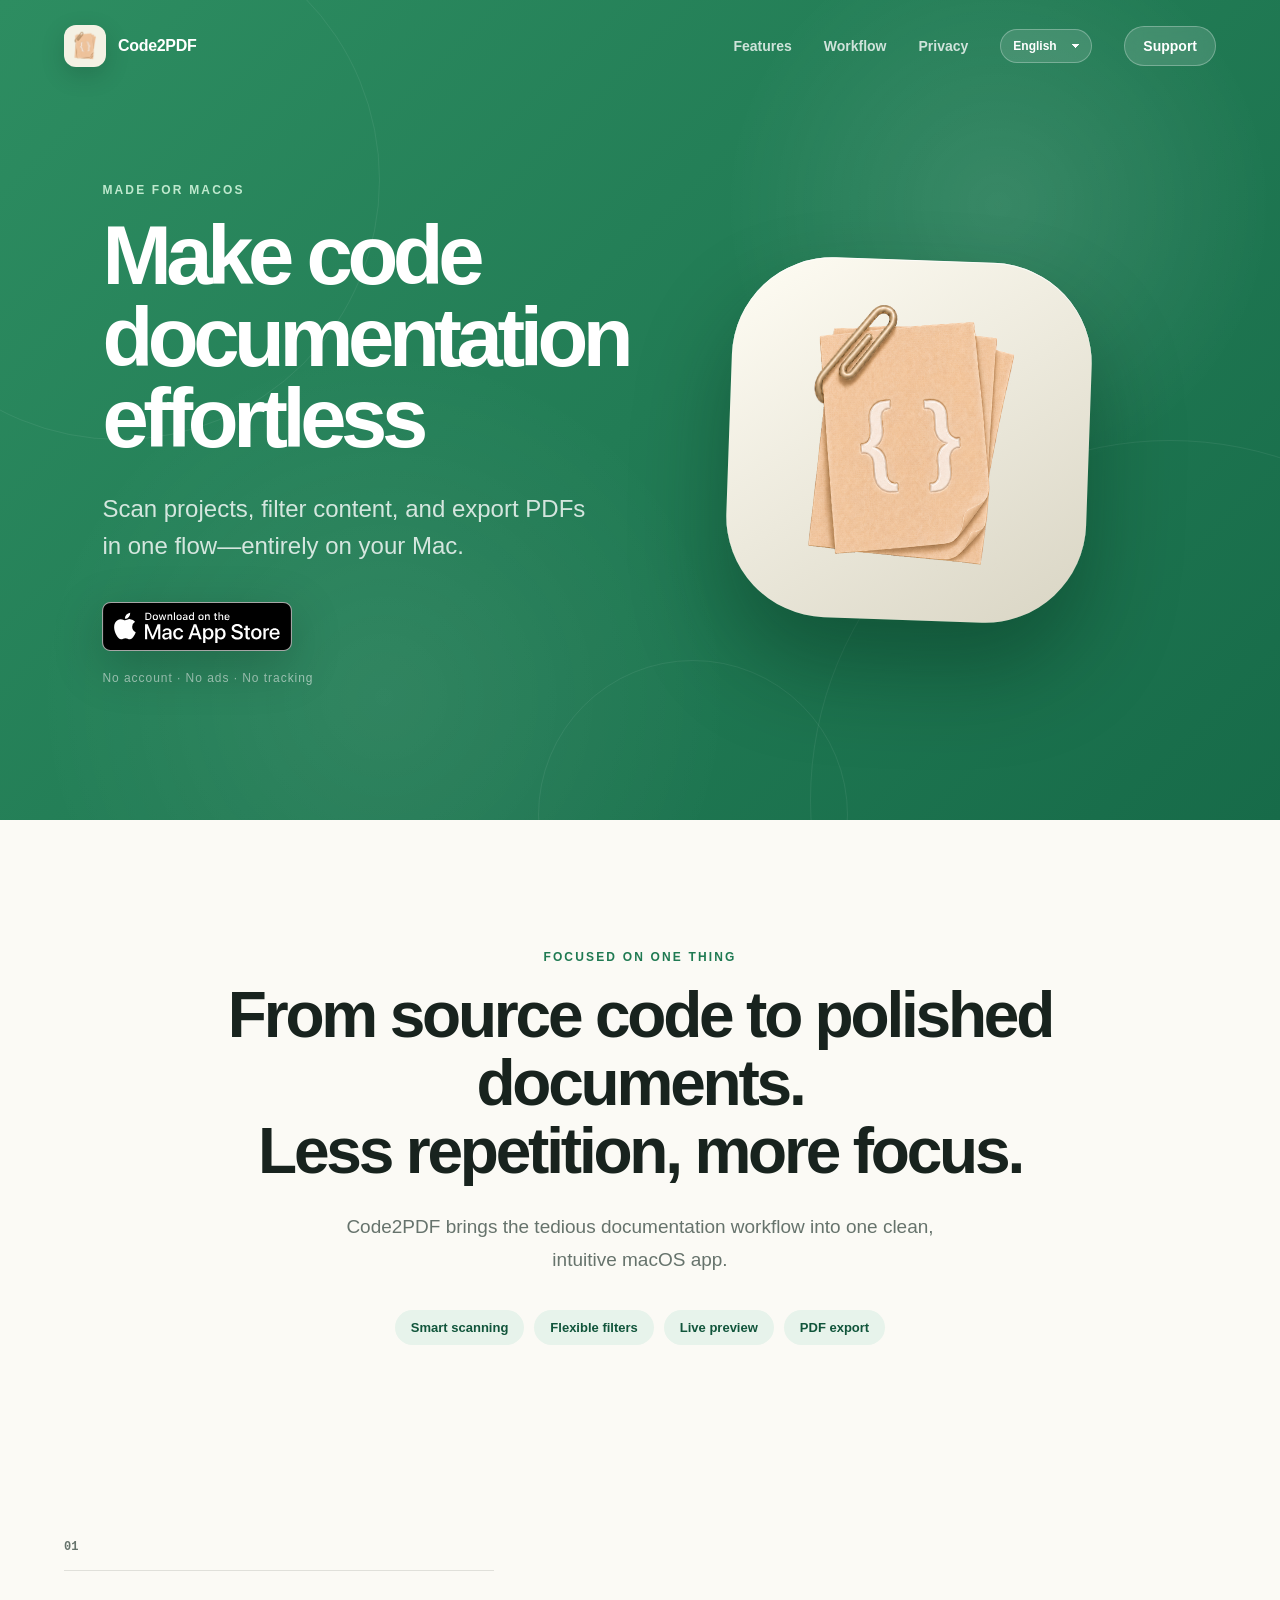
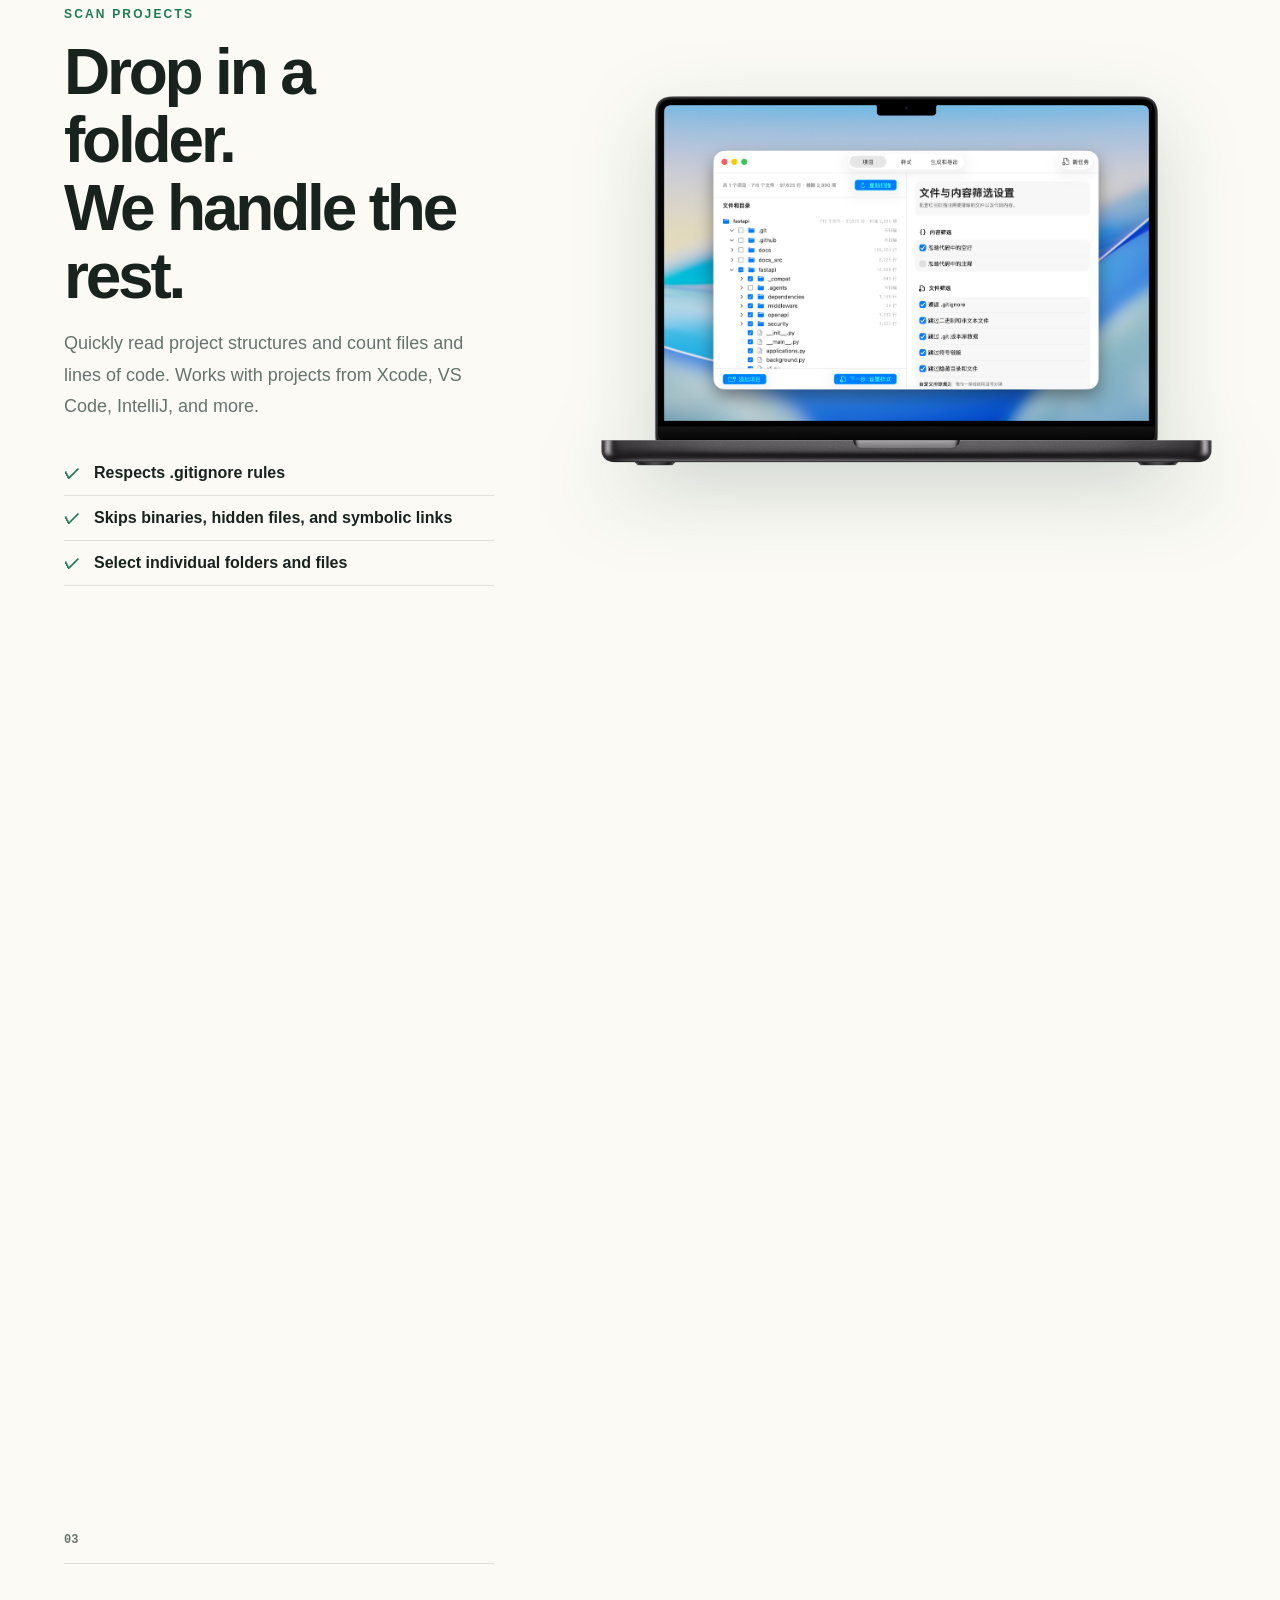
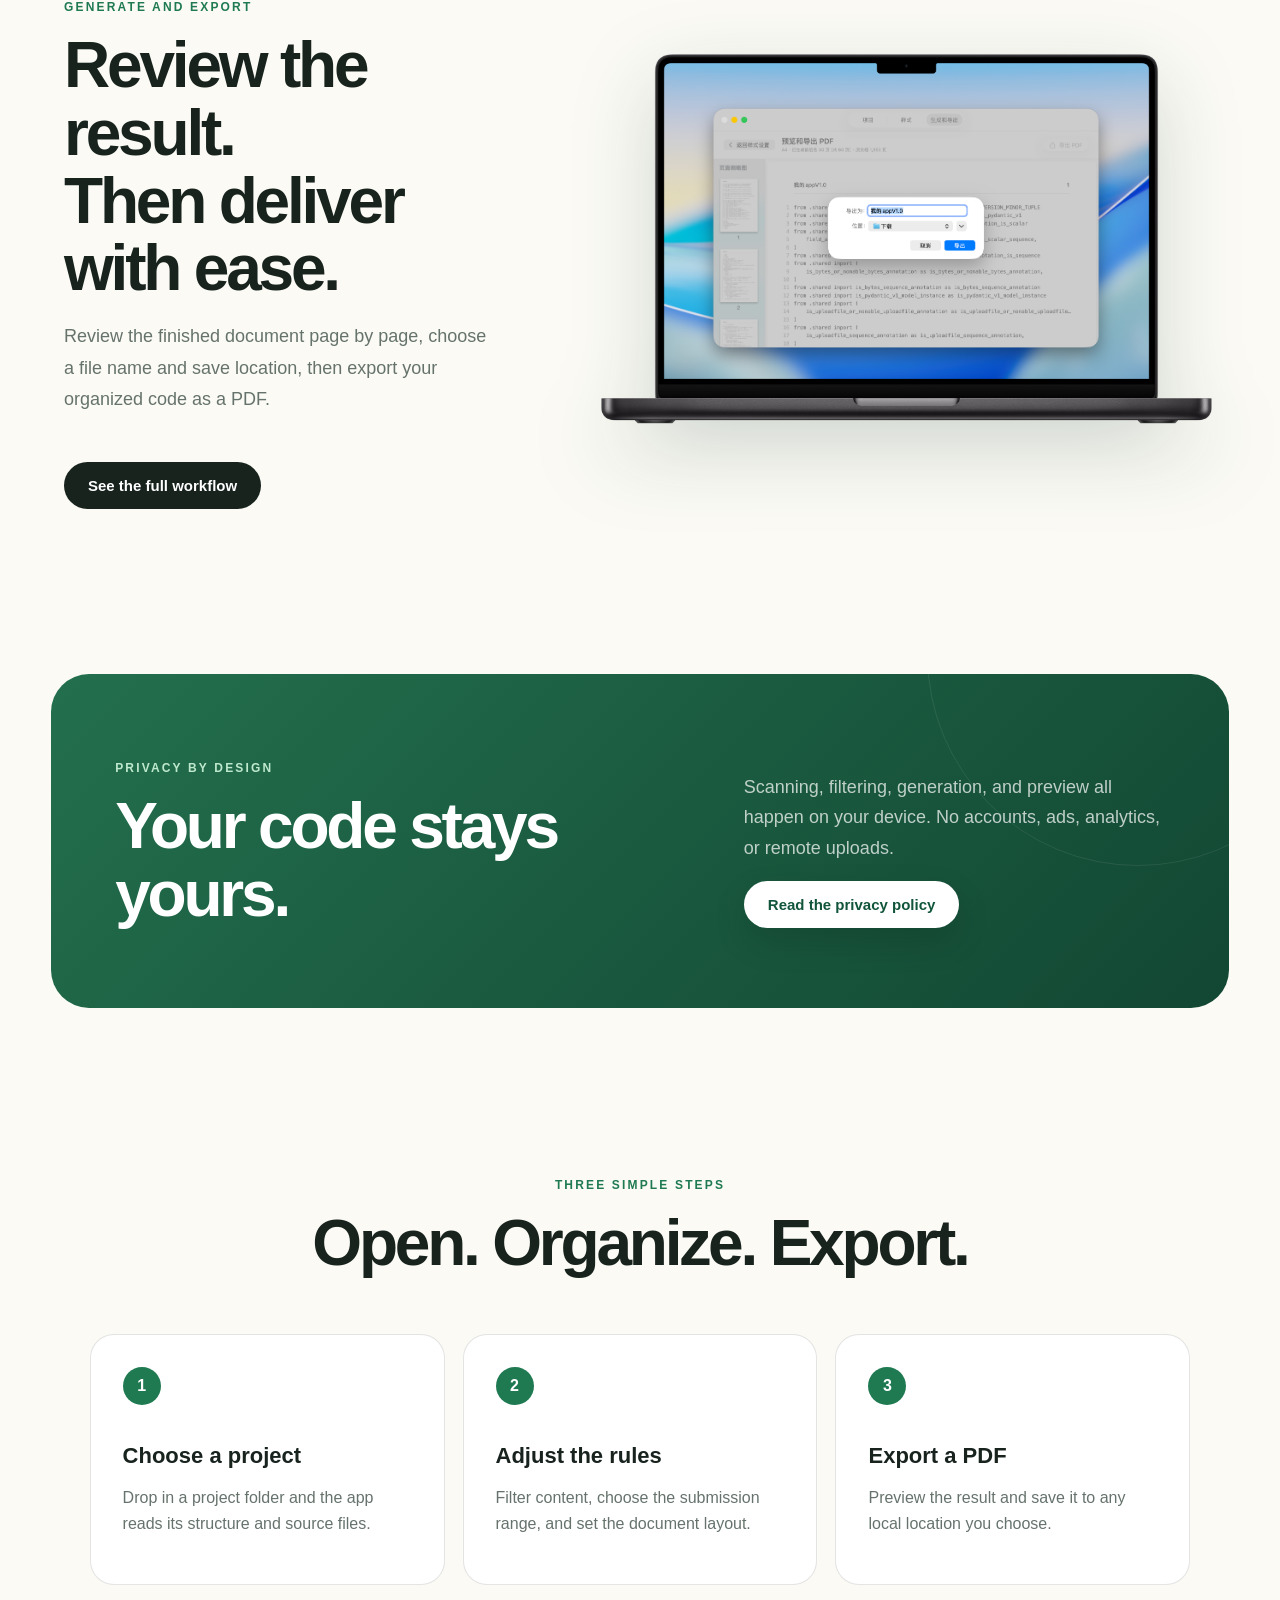
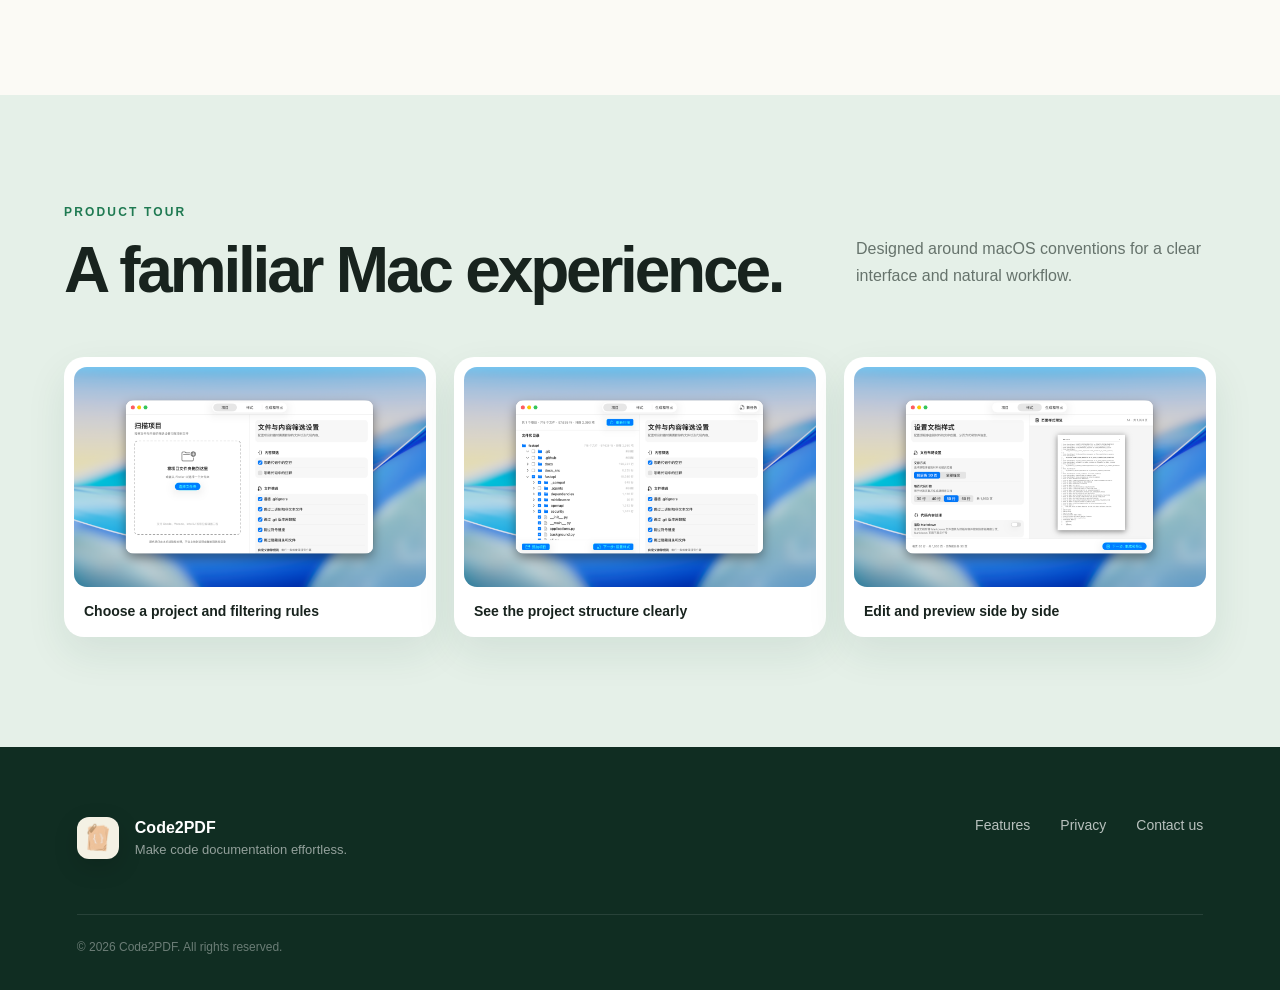
<file: index.html>
<!doctype html>
<html lang="zh-CN">
<head>
  <meta charset="utf-8">
  <meta name="viewport" content="width=device-width, initial-scale=1">
  <meta name="description" content="软助手 是一款在 Mac 本地扫描代码项目、整理文档样式并导出 PDF 的效率工具。" data-i18n-content="meta.description">
  <meta name="theme-color" content="#1f7a52">
  <title data-i18n="meta.title">软助手 — 让申请软著时的代码材料整理更简单</title>
  <link rel="icon" href="assets/app-icon.svg" type="image/svg+xml">
  <link rel="stylesheet" href="styles.css">
</head>
<body>
  <header class="site-header">
    <a class="brand" href="index.html" aria-label="软助手 首页">
      <span class="brand-mark"><img src="assets/app-icon.svg" alt=""></span>
      <span data-i18n="brand.name">软助手</span>
    </a>
    <button class="nav-toggle" type="button" aria-expanded="false" aria-controls="site-nav" aria-label="打开导航"><span></span><span></span></button>
    <nav id="site-nav" class="site-nav" aria-label="主导航">
      <a href="#features" data-i18n="nav.features">功能预览</a>
      <a href="#workflow" data-i18n="nav.workflow">使用流程</a>
      <a href="privacy.html" data-i18n="nav.privacy">隐私政策</a>
      <label class="language-switcher"><span class="sr-only" data-i18n="language.label">语言</span><select class="language-select" aria-label="语言" data-i18n-aria="language.label"><option value="zh-CN">中文</option><option value="en">English</option><option value="ja">日本語</option><option value="fr">Français</option><option value="de">Deutsch</option></select></label>
      <a class="nav-cta" href="https://github.com/vegaoqiang/CopyrightAssistantWeb/issues" data-i18n="nav.support">帮助支持</a>
    </nav>
  </header>

  <main>
    <section class="hero">
      <div class="orb orb-one"></div><div class="orb orb-two"></div><div class="orb orb-three"></div>
      <div class="hero-copy reveal">
        <p class="eyebrow light" data-i18n="hero.eyebrow">专为软著申请打造</p>
        <h1 data-i18n="hero.title">让申请软著时的代码材料整理<br>更简单</h1>
        <p class="hero-lead" data-i18n="hero.lead">从项目扫描、内容筛选到 PDF 导出，<br>一次完成，全程留在你的 Mac。</p>
        <div class="hero-actions">
          <a class="app-store-badge" href="macappstore://apps.apple.com/app/id6798466093" aria-label="Download on the Mac App Store">
            <img src="assets/Download_on_the_Mac_App_Store_Badge_US-UK_RGB_blk_092917.svg" alt="Download on the Mac App Store">
          </a>
        </div>
        <p class="hero-note" data-i18n="hero.note">无需账户 · 无广告 · 无追踪</p>
      </div>
      <div class="hero-product reveal">
        <div class="icon-stage">
          <img src="assets/app-icon.svg" alt="软助手 App 图标">
        </div>
      </div>
    </section>

    <section class="intro" id="features">
      <p class="eyebrow" data-i18n="intro.eyebrow">专注一件事</p>
      <h2 data-i18n="intro.title">从源代码到整洁文档，<br>少一点重复，多一点专注。</h2>
      <p data-i18n="intro.body">软助手 将繁琐的材料整理流程收进一个清爽、直观的 macOS 应用。</p>
      <div class="pill-row" aria-label="核心能力">
        <span data-i18n="intro.pill.scan">智能扫描</span><span data-i18n="intro.pill.filter">灵活筛选</span><span data-i18n="intro.pill.preview">样式预览</span><span data-i18n="intro.pill.export">PDF 导出</span>
      </div>
    </section>
    <section class="feature feature-scan reveal">
      <div class="feature-copy">
        <span class="feature-number">01</span>
        <p class="eyebrow" data-i18n="scan.eyebrow">扫描项目</p>
        <h2 data-i18n="scan.title">把文件夹拖进来，<br>剩下的交给它。</h2>
        <p data-i18n="scan.body">快速读取项目结构，统计文件与代码行数。支持 Xcode、VS Code、IntelliJ 等常见编辑器工程。</p>
        <ul class="check-list">
          <li data-i18n="scan.item.gitignore">遵循 .gitignore 规则</li>
          <li data-i18n="scan.item.skip">跳过二进制、隐藏文件和符号链接</li>
          <li data-i18n="scan.item.select">按目录与文件精细选择</li>
        </ul>
      </div>
      <div class="app-shot tilted-right">
        <img class="macbook-frame" src="assets/macbook-pro-space-black.png" alt="" aria-hidden="true" loading="lazy">
        <div class="macbook-screen"><img src="assets/project-tree.png" alt="软助手 项目扫描与文件筛选界面" loading="lazy"></div>
      </div>
    </section>

    <section class="feature feature-style reveal">
      <div class="app-shot tilted-left">
        <img class="macbook-frame" src="assets/macbook-pro-space-black.png" alt="" aria-hidden="true" loading="lazy">
        <div class="macbook-screen"><img src="assets/style-preview.png" alt="软助手 文档样式设置与页面预览界面" loading="lazy"></div>
      </div>
      <div class="feature-copy">
        <span class="feature-number">02</span>
        <p class="eyebrow" data-i18n="style.eyebrow">设置样式</p>
        <h2 data-i18n="style.title">每一页，都按你的方式呈现。</h2>
        <p data-i18n="style.body">设置交存范围、每页代码行数和 Markdown 渲染方式，页面预览会随设置同步更新。</p>
        <div class="mini-grid"><div><b>30 / 40 / 50 / 60</b><span data-i18n="style.lines">每页代码行数</span></div><div><b data-i18n="style.live">实时</b><span data-i18n="style.preview">页面样式预览</span></div></div>
      </div>
    </section>

    <section class="feature feature-export reveal" id="experience">
      <div class="feature-copy">
        <span class="feature-number">03</span>
        <p class="eyebrow" data-i18n="export.eyebrow">生成与导出</p>
        <h2 data-i18n="export.title">预览确认，<br>然后轻松交付。</h2>
        <p data-i18n="export.body">生成完整文档后逐页检查，自定义文件名与保存位置，把整理好的代码材料导出为 PDF。</p>
        <a class="button button-dark" href="#workflow" data-i18n="export.cta">查看完整流程</a>
      </div>
      <div class="app-shot tilted-right">
        <img class="macbook-frame" src="assets/macbook-pro-space-black.png" alt="" aria-hidden="true" loading="lazy">
        <div class="macbook-screen"><img src="assets/pdf-export.png" alt="软助手 PDF 预览与导出界面" loading="lazy"></div>
      </div>
    </section>

    <section class="privacy-band reveal">
      <div><p class="eyebrow light">Privacy by design</p><h2 data-i18n="privacyBand.title">你的代码，始终是你的。</h2></div>
      <div><p data-i18n="privacyBand.body">扫描、筛选、生成与预览全部在设备本地完成。没有账户、广告、行为分析，也没有远程上传。</p><a class="button button-light" href="privacy.html" data-i18n="privacyBand.cta">阅读隐私政策</a></div>
    </section>

    <section class="workflow" id="workflow">
      <p class="eyebrow" data-i18n="workflow.eyebrow">简单三步</p><h2 data-i18n="workflow.title">打开、整理、导出。</h2>
      <div class="steps">
        <article><span>1</span><h3 data-i18n="workflow.step1.title">选择项目</h3><p data-i18n="workflow.step1.body">拖入项目文件夹，应用自动读取目录与源码。</p></article>
        <article><span>2</span><h3 data-i18n="workflow.step2.title">调整规则</h3><p data-i18n="workflow.step2.body">筛选内容、设置交存范围和文档排版。</p></article>
        <article><span>3</span><h3 data-i18n="workflow.step3.title">导出 PDF</h3><p data-i18n="workflow.step3.body">预览生成结果，保存到你选择的本地位置。</p></article>
      </div>
    </section>

    <section class="gallery reveal">
      <div class="gallery-heading"><div><p class="eyebrow" data-i18n="gallery.eyebrow">产品一览</p><h2 data-i18n="gallery.title">熟悉的 Mac 体验。</h2></div><p data-i18n="gallery.body">遵循 macOS 的交互习惯，界面清晰，操作自然。</p></div>
      <div class="gallery-grid">
        <figure><img src="assets/project-picker.png" alt="项目文件夹选择界面" loading="lazy"><figcaption data-i18n="gallery.item1">选择项目与筛选规则</figcaption></figure>
        <figure><img src="assets/project-tree.png" alt="项目文件树界面" loading="lazy"><figcaption data-i18n="gallery.item2">清晰查看项目结构</figcaption></figure>
        <figure><img src="assets/style-preview.png" alt="文档样式预览界面" loading="lazy"><figcaption data-i18n="gallery.item3">边设置，边预览</figcaption></figure>
      </div>
    </section>
  </main>

  <footer>
    <div class="footer-brand"><span class="brand-mark"><img src="assets/app-icon.svg" alt=""></span><div><b data-i18n="brand.name">软助手</b><span data-i18n="footer.tagline">让代码材料整理更简单。</span></div></div>
    <div class="footer-links"><a href="#features" data-i18n="nav.features">功能预览</a><a href="privacy.html" data-i18n="nav.privacy">隐私政策</a><a href="mailto:wobangnainaiganhuo@outlook.com" data-i18n="footer.contact">联系我们</a></div>
    <p class="copyright" data-i18n="footer.copyright">© 2026 软助手. All rights reserved.</p>
  </footer>
  <script src="i18n.js"></script>
  <script src="script.js"></script>
</body>
</html>
</file>
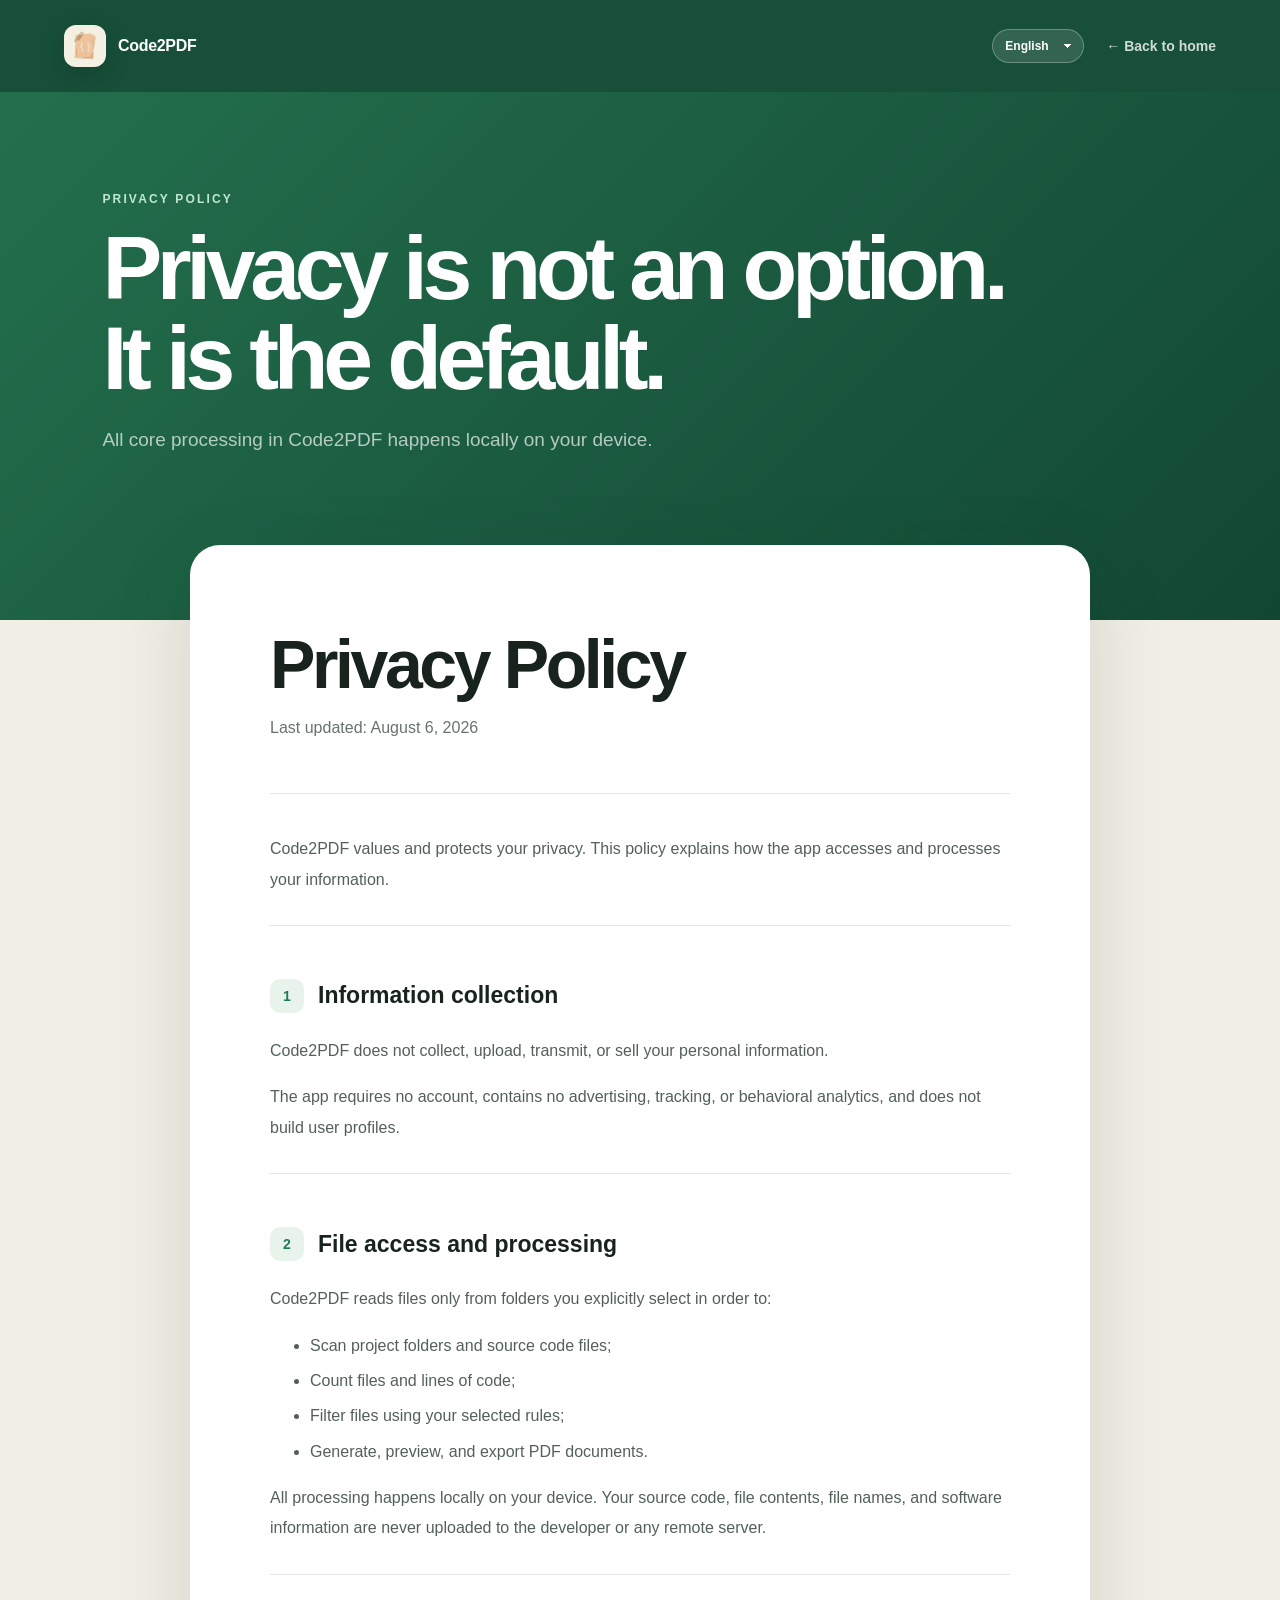
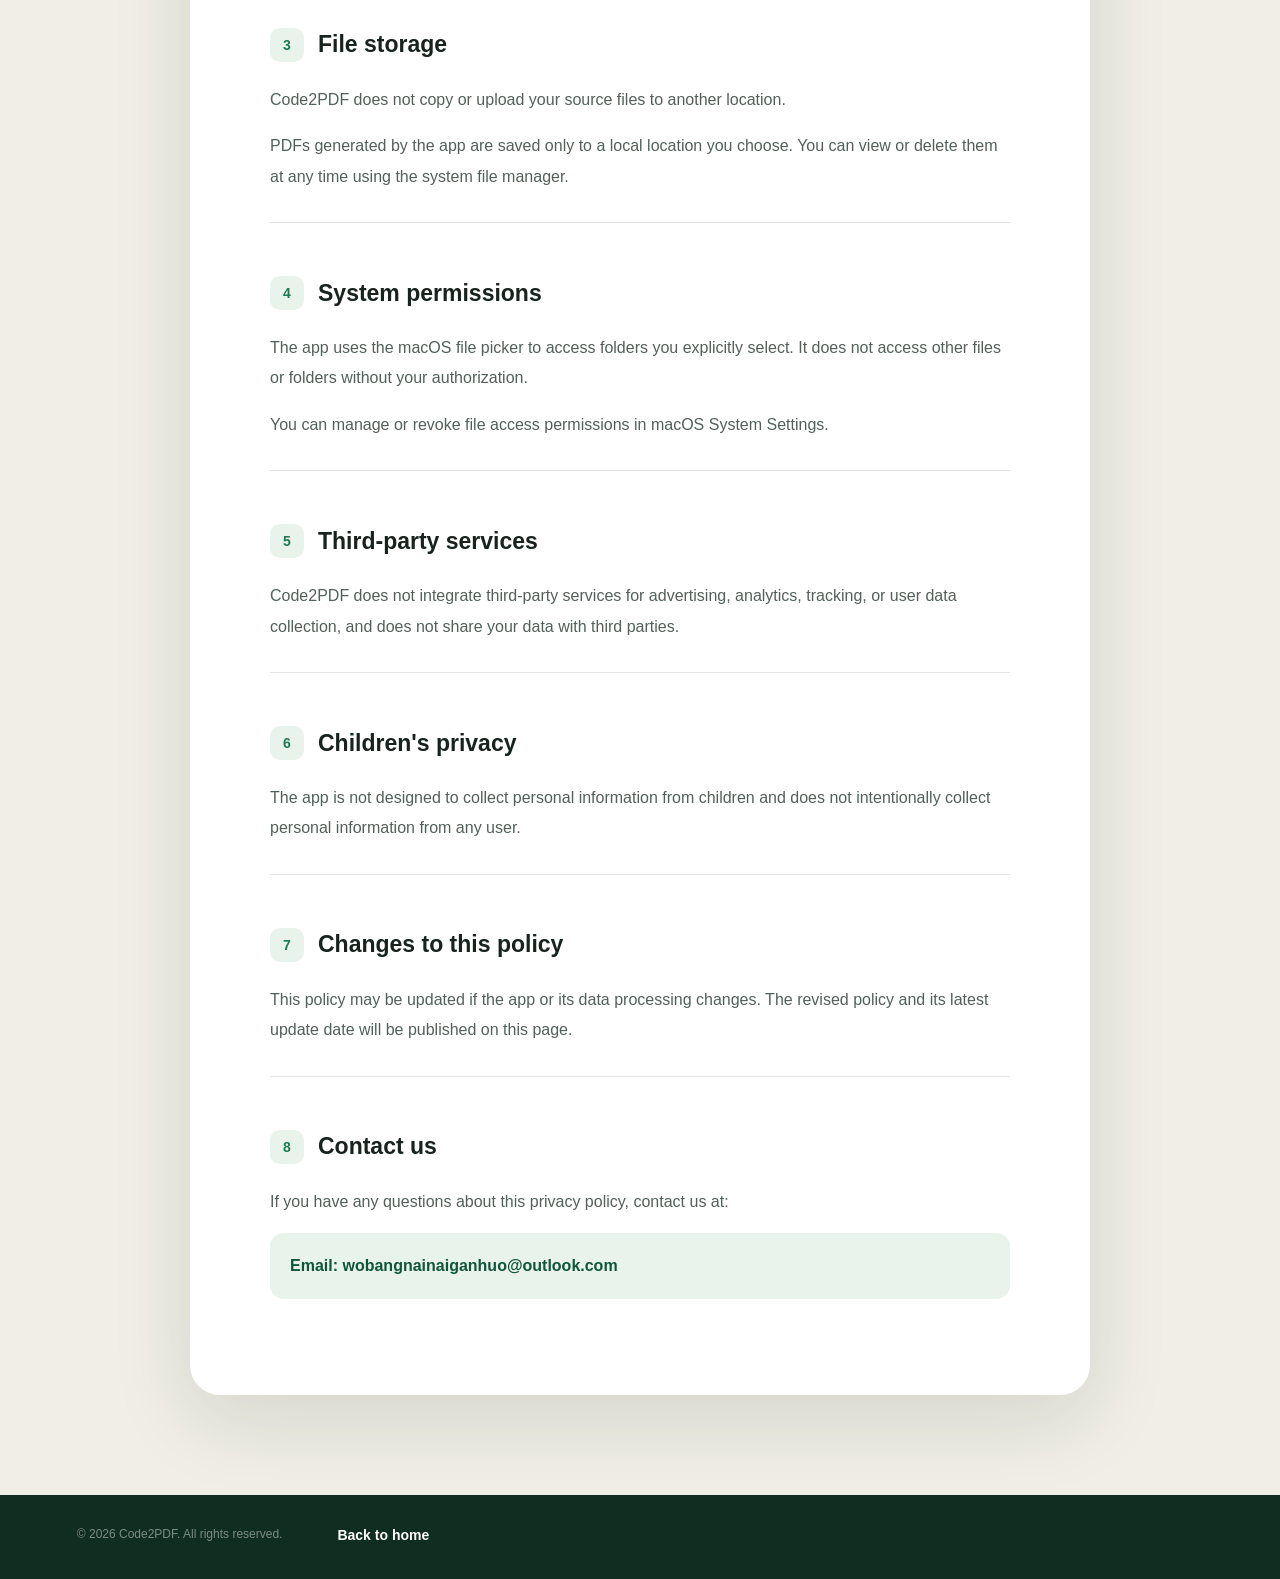
<file: privacy.html>
<!doctype html>
<html lang="zh-CN">
<head>
  <meta charset="utf-8">
  <meta name="viewport" content="width=device-width, initial-scale=1">
  <meta name="description" content="软助手 隐私政策" data-i18n-content="policy.metaDescription">
  <meta name="theme-color" content="#1f7a52">
  <title data-i18n="policy.metaTitle">隐私政策 — 软助手</title>
  <link rel="icon" href="assets/app-icon.svg" type="image/svg+xml">
  <link rel="stylesheet" href="styles.css">
</head>
<body class="privacy-page">
  <header class="site-header solid-header">
    <a class="brand" href="index.html" aria-label="软助手 首页"><span class="brand-mark"><img src="assets/app-icon.svg" alt=""></span><span data-i18n="brand.name">软助手</span></a>
    <div class="header-tools"><label class="language-switcher"><span class="sr-only" data-i18n="language.label">语言</span><select class="language-select" aria-label="语言" data-i18n-aria="language.label"><option value="zh-CN">中文</option><option value="en">English</option><option value="ja">日本語</option><option value="fr">Français</option><option value="de">Deutsch</option></select></label><a class="back-link" href="index.html" data-i18n="policy.back">← 返回首页</a></div>
  </header>
  <main>
    <section class="policy-hero"><p class="eyebrow light">Privacy policy</p><h1 data-i18n="policy.heroTitle">隐私不是选项，<br>而是默认设置。</h1><p data-i18n="policy.heroBody">软助手 的所有核心处理都在你的设备本地完成。</p></section>
    <article class="policy-card">
      <header><h2 data-i18n="policy.title">隐私政策</h2><p class="updated" data-i18n="policy.updated">更新日期：2026 年 8 月 6 日</p></header>
      <p data-i18n="policy.intro">软助手 重视并保护您的隐私。本隐私政策说明本应用如何访问和处理您的信息。</p>
      <section><h3><span>1</span><b data-i18n="policy.s1.title">信息收集</b></h3><p data-i18n="policy.s1.p1">软助手 不收集、上传、传输或出售您的个人信息。</p><p data-i18n="policy.s1.p2">本应用不要求注册账户，不包含广告、用户追踪或行为分析功能，也不会建立用户画像。</p></section>
      <section><h3><span>2</span><b data-i18n="policy.s2.title">文件访问与处理</b></h3><p data-i18n="policy.s2.p1">软助手 只会读取您主动选择的文件夹中的文件，用于：</p><ul><li data-i18n="policy.s2.li1">扫描项目目录和源代码文件；</li><li data-i18n="policy.s2.li2">统计文件数量及代码行数；</li><li data-i18n="policy.s2.li3">根据您设置的规则筛选文件；</li><li data-i18n="policy.s2.li4">生成、预览和导出 PDF 文档。</li></ul><p data-i18n="policy.s2.p2">上述处理均在您的设备本地完成。您的源代码、文件内容、文件名称及软件信息不会上传至开发者或任何远程服务器。</p></section>
      <section><h3><span>3</span><b data-i18n="policy.s3.title">文件存储</b></h3><p data-i18n="policy.s3.p1">软助手 不会将您的源文件复制或上传到其他位置。</p><p data-i18n="policy.s3.p2">由应用生成的 PDF 文档仅会保存到您主动选择的本地位置。您可以随时通过系统文件管理功能查看或删除这些文档。</p></section>
      <section><h3><span>4</span><b data-i18n="policy.s4.title">系统权限</b></h3><p data-i18n="policy.s4.p1">本应用通过 macOS 系统提供的文件选择功能访问您主动选择的文件夹。应用不会在未经您授权的情况下访问其他文件或目录。</p><p data-i18n="policy.s4.p2">您可以通过 macOS 的系统设置管理或撤销相关文件访问权限。</p></section>
      <section><h3><span>5</span><b data-i18n="policy.s5.title">第三方服务</b></h3><p data-i18n="policy.s5.p1">软助手 不集成用于广告、分析、追踪或用户数据收集的第三方服务，也不会向第三方共享您的数据。</p></section>
      <section><h3><span>6</span><b data-i18n="policy.s6.title">儿童隐私</b></h3><p data-i18n="policy.s6.p1">本应用不以收集儿童个人信息为目的，也不会主动收集任何用户的个人信息。</p></section>
      <section><h3><span>7</span><b data-i18n="policy.s7.title">隐私政策变更</b></h3><p data-i18n="policy.s7.p1">如果本应用的功能或数据处理方式发生变化，本隐私政策可能会相应更新。更新后的政策将在本页面公布，并标明最新更新日期。</p></section>
      <section><h3><span>8</span><b data-i18n="policy.s8.title">联系我们</b></h3><p data-i18n="policy.s8.p1">如果您对本隐私政策有任何疑问，请联系：</p><p class="contact-line"><span data-i18n="policy.email">电子邮箱：</span><span>wobangnainaiganhuo@outlook.com</span></p></section>
    </article>
  </main>
  <footer class="policy-footer"><p data-i18n="footer.copyright">© 2026 软助手. All rights reserved.</p><a href="index.html" data-i18n="policy.backPlain">返回首页</a></footer>
  <script src="i18n.js"></script>
</body>
</html>
</file>
<file: styles.css>
:root{--green:#1f7a52;--green-deep:#11553b;--green-pale:#e7f3eb;--ink:#18231e;--muted:#66736c;--paper:#fbfaf5;--cream:#f2efdf;--line:rgba(24,35,30,.12);--shadow:0 28px 80px rgba(18,53,38,.16)}
*{box-sizing:border-box}html{scroll-behavior:smooth}body{margin:0;color:var(--ink);background:var(--paper);font-family:-apple-system,BlinkMacSystemFont,"SF Pro Display","PingFang SC","Noto Sans SC",sans-serif;-webkit-font-smoothing:antialiased}a{color:inherit;text-decoration:none}img{display:block;max-width:100%}.site-header{position:absolute;z-index:20;top:0;left:0;width:100%;height:92px;padding:0 max(5vw,28px);display:flex;align-items:center;justify-content:space-between;color:#fff}.brand{display:flex;align-items:center;gap:12px;font-weight:750;letter-spacing:-.02em}.brand-mark{width:42px;height:42px;border-radius:12px;background:#f4f1e4;display:grid;place-items:center;box-shadow:0 8px 24px rgba(0,0,0,.15);overflow:hidden}.brand-mark img{width:38px;height:38px}.site-nav{display:flex;align-items:center;gap:32px;font-size:14px;font-weight:600}.site-nav>a:not(.nav-cta){opacity:.78;transition:.2s}.site-nav>a:hover{opacity:1}.nav-cta{padding:11px 18px;background:rgba(255,255,255,.14);border:1px solid rgba(255,255,255,.28);border-radius:999px;backdrop-filter:blur(10px)}.nav-toggle{display:none;background:none;border:0;padding:8px}.nav-toggle span{display:block;width:24px;height:2px;margin:6px;background:currentColor}.hero{min-height:820px;position:relative;overflow:hidden;background:linear-gradient(135deg,#2d8d61,#176b49);color:#fff;display:grid;grid-template-columns:1fr 1fr;align-items:center;padding:145px max(8vw,40px) 85px}.hero:before{content:"";position:absolute;inset:0;background:radial-gradient(circle at 78% 25%,rgba(255,255,255,.12),transparent 24%),radial-gradient(circle at 30% 85%,rgba(255,255,255,.08),transparent 32%);opacity:.9}.orb{position:absolute;border:1px solid rgba(255,255,255,.07);border-radius:50%}.orb-one{width:520px;height:520px;left:-140px;top:-80px}.orb-two{width:720px;height:720px;right:-250px;bottom:-340px}.orb-three{width:310px;height:310px;left:42%;bottom:-150px}.hero-copy,.hero-product{position:relative;z-index:2}.eyebrow{text-transform:uppercase;letter-spacing:.18em;color:var(--green);font-size:12px;font-weight:800;margin:0 0 18px}.eyebrow.light{color:#bfe9ce}.hero h1{font-size:clamp(58px,6.5vw,96px);line-height:.98;letter-spacing:-.065em;margin:0 0 30px}.hero-lead{font-size:clamp(18px,2vw,24px);line-height:1.55;color:rgba(255,255,255,.8);margin:0}.hero-actions{display:flex;align-items:center;gap:24px;margin-top:38px}.button{display:inline-flex;align-items:center;justify-content:center;padding:15px 24px;border-radius:999px;font-size:15px;font-weight:750;transition:transform .2s,box-shadow .2s}.button:hover{transform:translateY(-2px)}.button-light{background:#fff;color:var(--green-deep);box-shadow:0 14px 34px rgba(0,0,0,.13)}.button-dark{background:var(--ink);color:#fff;margin-top:28px}.text-link{font-weight:700}.hero-note{margin-top:20px;font-size:12px;letter-spacing:.08em;color:rgba(255,255,255,.55)}.hero-product{min-height:510px;display:grid;place-items:center}.icon-stage{width:min(32vw,360px);aspect-ratio:1;border-radius:28%;background:linear-gradient(145deg,#fffdf4,#d9d5c4);box-shadow:0 50px 90px rgba(0,38,20,.38),inset 0 1px 0 rgba(255,255,255,.8);overflow:hidden;transform:rotate(2deg)}.icon-stage img{width:100%;height:100%;object-fit:cover}.floating-card{position:absolute;background:rgba(255,255,255,.92);color:var(--ink);padding:16px 20px;border-radius:16px;box-shadow:0 18px 50px rgba(0,38,20,.25);backdrop-filter:blur(12px);display:flex;flex-direction:column;gap:4px}.floating-card b{font-size:14px}.floating-card span{font-size:12px;color:var(--muted)}.card-one{left:1%;top:16%}.card-two{right:-2%;bottom:13%}.intro{text-align:center;padding:130px 24px 90px;max-width:1000px;margin:auto}.intro h2,.feature h2,.workflow h2,.gallery h2,.privacy-band h2{font-size:clamp(38px,5vw,68px);line-height:1.06;letter-spacing:-.05em;margin:0}.intro>p:not(.eyebrow){max-width:650px;margin:26px auto;color:var(--muted);font-size:19px;line-height:1.7}.pill-row{display:flex;justify-content:center;gap:10px;flex-wrap:wrap;margin-top:34px}.pill-row span{padding:10px 16px;background:var(--green-pale);border-radius:999px;color:var(--green-deep);font-size:13px;font-weight:700}.feature{max-width:1440px;margin:0 auto;padding:105px max(5vw,35px);display:grid;grid-template-columns:.82fr 1.18fr;gap:8vw;align-items:center;overflow:hidden}.feature-style{grid-template-columns:1.18fr .82fr;background:#f1eee2;max-width:none;padding-left:max(5vw,calc((100vw - 1440px)/2 + 5vw));padding-right:max(5vw,calc((100vw - 1440px)/2 + 5vw))}.feature-copy{max-width:520px}.feature-number{font:600 12px ui-monospace,monospace;color:var(--muted);display:block;border-bottom:1px solid var(--line);padding-bottom:16px;margin-bottom:36px}.feature-copy>p:not(.eyebrow){color:var(--muted);font-size:18px;line-height:1.75}.check-list{list-style:none;padding:0;margin:28px 0 0}.check-list li{padding:13px 0 13px 30px;border-bottom:1px solid var(--line);font-weight:650;position:relative}.check-list li:before{content:"✓";position:absolute;left:0;color:var(--green);font-weight:900}.app-shot{border-radius:28px;overflow:hidden;box-shadow:var(--shadow);background:#000}.app-shot img{width:100%}.tilted-right{transform:perspective(1400px) rotateY(-5deg) rotateZ(1deg)}.tilted-left{transform:perspective(1400px) rotateY(5deg) rotateZ(-1deg)}.mini-grid{display:grid;grid-template-columns:1fr 1fr;gap:12px;margin-top:28px}.mini-grid div{background:rgba(255,255,255,.65);border:1px solid rgba(24,35,30,.06);border-radius:18px;padding:20px}.mini-grid b,.mini-grid span{display:block}.mini-grid b{font-size:18px}.mini-grid span{color:var(--muted);font-size:13px;margin-top:6px}.privacy-band{margin:60px max(4vw,20px);border-radius:38px;background:linear-gradient(135deg,#236f4d,#124733);color:#fff;padding:80px max(5vw,40px);display:grid;grid-template-columns:1fr .8fr;gap:8vw;align-items:end;position:relative;overflow:hidden}.privacy-band:after{content:"";position:absolute;width:420px;height:420px;border:1px solid rgba(255,255,255,.08);border-radius:50%;right:-120px;top:-230px}.privacy-band p:not(.eyebrow){color:rgba(255,255,255,.72);font-size:18px;line-height:1.7}.workflow{padding:110px max(7vw,30px);text-align:center}.steps{display:grid;grid-template-columns:repeat(3,1fr);gap:18px;margin:56px auto 0;max-width:1180px}.steps article{text-align:left;padding:32px;border:1px solid var(--line);border-radius:24px;background:#fff}.steps article>span{display:grid;place-items:center;width:38px;height:38px;border-radius:50%;background:var(--green);color:#fff;font-weight:800}.steps h3{font-size:22px;margin:38px 0 10px}.steps p{color:var(--muted);line-height:1.6}.gallery{padding:110px max(5vw,30px);background:#e5f0e8}.gallery-heading{max-width:1320px;margin:auto;display:flex;justify-content:space-between;align-items:end;gap:40px}.gallery-heading>p{max-width:360px;color:var(--muted);line-height:1.7}.gallery-grid{max-width:1320px;margin:52px auto 0;display:grid;grid-template-columns:repeat(3,1fr);gap:18px}.gallery figure{margin:0;background:#fff;padding:10px;border-radius:20px;box-shadow:0 16px 40px rgba(25,83,57,.09)}.gallery figure img{border-radius:13px;background:#000}.gallery figcaption{padding:16px 10px 8px;font-weight:700;font-size:14px}footer{background:#102d22;color:#fff;padding:70px max(6vw,30px) 36px;display:grid;grid-template-columns:1fr auto;gap:55px;align-items:start}.footer-brand{display:flex;align-items:center;gap:16px}.footer-brand div{display:flex;flex-direction:column;gap:5px}.footer-brand div span{color:rgba(255,255,255,.55);font-size:13px}.footer-links{display:flex;gap:30px;color:rgba(255,255,255,.7);font-size:14px}.copyright{grid-column:1/-1;border-top:1px solid rgba(255,255,255,.1);padding-top:25px;margin:0;color:rgba(255,255,255,.38);font-size:12px}.reveal{opacity:0;transform:translateY(22px);transition:opacity .7s ease,transform .7s ease}.reveal.visible{opacity:1;transform:none}
.privacy-page{background:#f0eee5}.solid-header{position:relative;background:#174f39}.back-link{font-size:14px;font-weight:700;opacity:.8}.policy-hero{background:linear-gradient(135deg,#236f4d,#124733);color:#fff;padding:100px max(8vw,30px) 150px}.policy-hero h1{font-size:clamp(52px,7vw,92px);line-height:1;letter-spacing:-.06em;margin:0}.policy-hero>p:last-child{font-size:19px;color:rgba(255,255,255,.68);margin-top:26px}.policy-card{max-width:900px;margin:-75px auto 100px;background:#fff;border-radius:30px;padding:clamp(32px,7vw,80px);box-shadow:0 24px 80px rgba(24,50,39,.13)}.policy-card header{border-bottom:1px solid var(--line);padding-bottom:40px;margin-bottom:40px}.policy-card h2{font-size:clamp(42px,6vw,68px);margin:0;letter-spacing:-.05em}.updated{color:var(--muted)}.policy-card>p,.policy-card section p,.policy-card li{font-size:16px;line-height:1.9;color:#536059}.policy-card section{padding-top:30px;margin-top:30px;border-top:1px solid var(--line)}.policy-card h3{font-size:23px;display:flex;align-items:center;gap:14px}.policy-card h3 span{display:grid;place-items:center;width:34px;height:34px;background:var(--green-pale);color:var(--green);border-radius:10px;font-size:14px}.policy-card li{margin:5px 0}.contact-line{padding:18px 20px;background:var(--green-pale);border-radius:14px;color:var(--green-deep)!important}.contact-line span{font-weight:700}.policy-footer{display:flex;padding-top:32px}.policy-footer p{margin:0;color:rgba(255,255,255,.45);font-size:12px}.policy-footer a{font-weight:700;font-size:14px}
@media(max-width:900px){.site-header{height:76px}.site-nav{position:absolute;display:none;top:68px;left:20px;right:20px;padding:20px;background:#fff;color:var(--ink);border-radius:18px;box-shadow:var(--shadow);flex-direction:column;align-items:stretch;gap:0}.site-nav.open{display:flex}.site-nav a{padding:13px}.nav-toggle{display:block;color:inherit}.hero{grid-template-columns:1fr;text-align:center;padding-top:130px}.hero-actions{justify-content:center}.hero-product{min-height:390px}.icon-stage{width:min(62vw,300px)}.floating-card{text-align:left}.card-one{left:3%}.card-two{right:2%}.feature,.feature-style{grid-template-columns:1fr;padding:80px 24px;gap:55px}.feature-style .app-shot{order:2}.feature-copy{max-width:none}.tilted-right,.tilted-left{transform:none}.privacy-band{grid-template-columns:1fr;padding:58px 28px}.steps,.gallery-grid{grid-template-columns:1fr}.gallery-heading{align-items:start;flex-direction:column}.gallery-grid{max-width:650px}footer{grid-template-columns:1fr}.copyright{grid-column:1}.policy-hero{padding-top:80px}.policy-card{margin-left:18px;margin-right:18px}.policy-footer{flex-direction:row}}
@media(max-width:560px){.brand span:last-child{font-size:14px}.brand-mark{width:36px;height:36px}.hero{min-height:760px;padding-left:20px;padding-right:20px}.hero h1{font-size:52px}.hero-lead br{display:none}.hero-actions{flex-direction:column;gap:18px}.hero-product{min-height:340px}.floating-card{padding:12px 14px}.card-one{top:7%;left:0}.card-two{bottom:6%;right:0}.intro{padding-top:90px}.intro h2,.feature h2,.workflow h2,.gallery h2,.privacy-band h2{font-size:40px}.mini-grid{grid-template-columns:1fr}.footer-links{flex-direction:column;gap:14px}.policy-hero h1{font-size:50px}}
@media(prefers-reduced-motion:reduce){html{scroll-behavior:auto}.reveal{opacity:1;transform:none;transition:none}.button{transition:none}}
.app-store-badge{display:inline-block;width:190px;filter:drop-shadow(0 14px 24px rgba(0,0,0,.2));user-select:none}.app-store-badge img{width:100%;height:auto}
.app-shot{position:relative;aspect-ratio:3860/2540;overflow:visible;border-radius:0;background:transparent;box-shadow:none;filter:drop-shadow(0 28px 40px rgba(18,53,38,.18))}.app-shot .macbook-frame{position:absolute;z-index:2;inset:0;width:100%;height:100%;object-fit:contain;pointer-events:none}.macbook-screen{position:absolute;z-index:1;left:9.95%;top:9.75%;width:80.15%;height:84.05%;overflow:hidden;border-radius:1.5% 1.5% .6% .6%;background:#000}.app-shot .macbook-screen img{position:absolute;left:50%;top:50%;width:100%;height:100%;max-width:none;object-fit:cover;transform:translate(-50%,-50%)}.app-shot.tilted-right,.app-shot.tilted-left{transform:none}
.sr-only{position:absolute;width:1px;height:1px;padding:0;margin:-1px;overflow:hidden;clip:rect(0,0,0,0);white-space:nowrap;border:0}.language-switcher{display:inline-flex;align-items:center}.language-select{appearance:none;min-width:92px;padding:9px 28px 9px 12px;border:1px solid rgba(255,255,255,.28);border-radius:999px;background-color:rgba(255,255,255,.12);background-image:linear-gradient(45deg,transparent 50%,currentColor 50%),linear-gradient(135deg,currentColor 50%,transparent 50%);background-position:calc(100% - 15px) 50%,calc(100% - 11px) 50%;background-size:4px 4px,4px 4px;background-repeat:no-repeat;color:inherit;font:inherit;font-size:12px;font-weight:700;cursor:pointer}.language-select option{color:var(--ink);background:#fff}.header-tools{display:flex;align-items:center;gap:22px}.policy-card h3 b{font:inherit}.policy-hero h1,.policy-card h2{overflow-wrap:anywhere;hyphens:auto}@media(max-width:900px){.site-nav .language-switcher{padding:10px 13px}.site-nav .language-select{width:100%;color:var(--ink);border-color:var(--line);background-color:var(--green-pale)}.header-tools{gap:14px}.solid-header .language-select{min-width:82px}}@media(max-width:560px){.header-tools{gap:10px}.solid-header .brand>span:last-child{display:none}.solid-header .language-select{min-width:76px;padding-left:10px}.back-link{font-size:12px}.policy-hero h1{font-size:44px}.policy-card h2{font-size:38px}}
</file>
